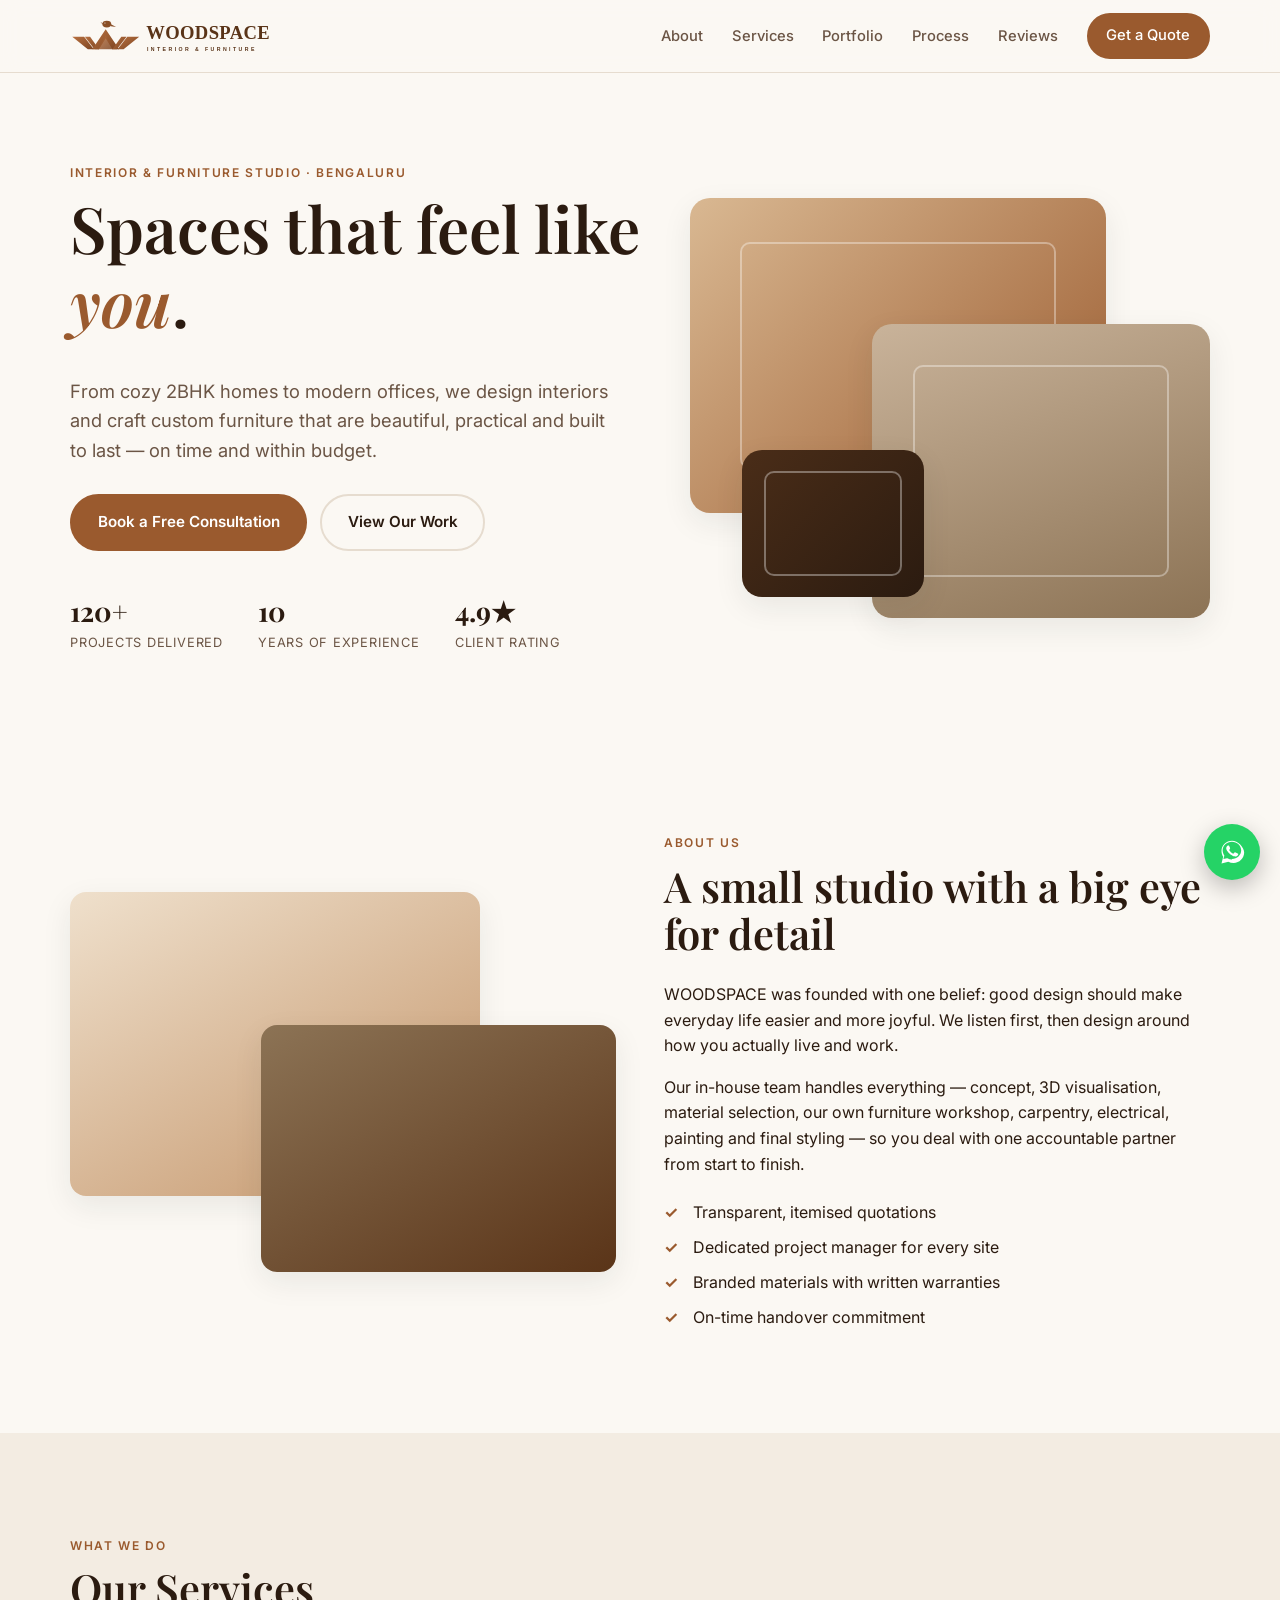
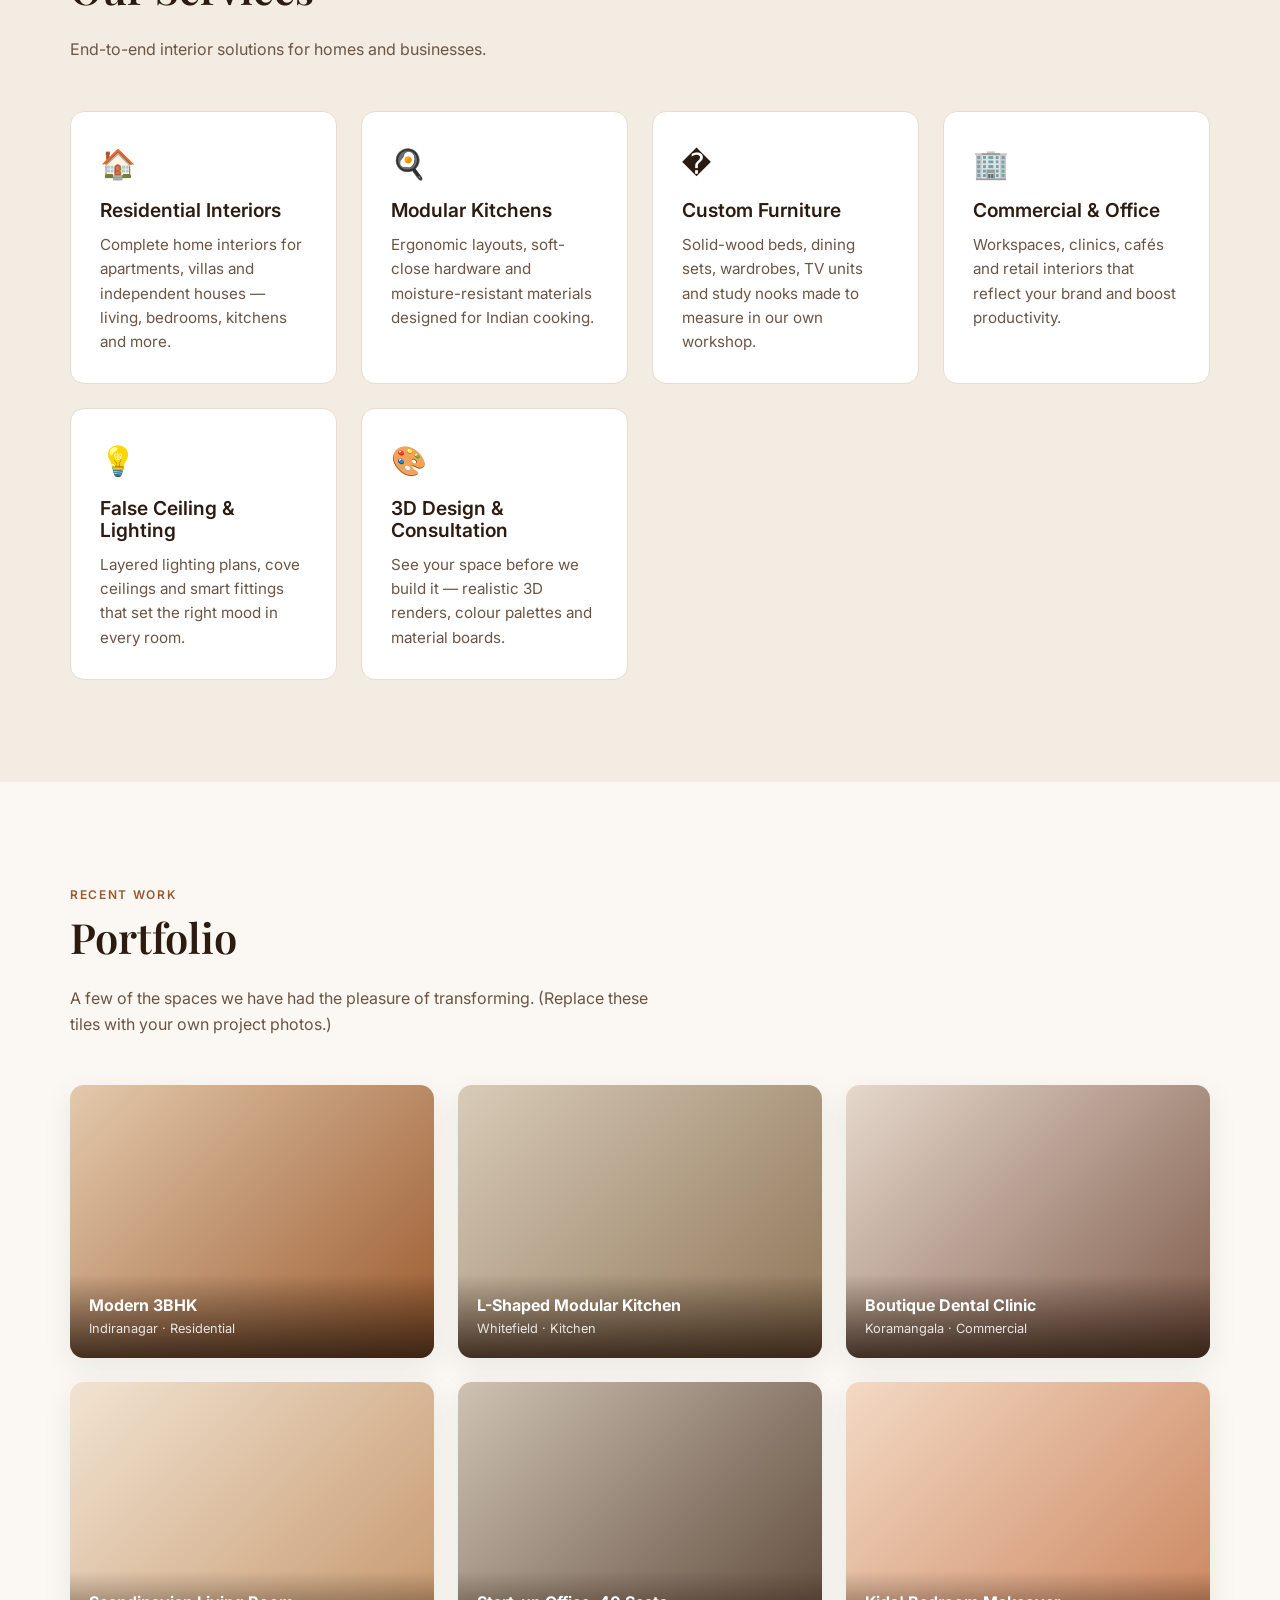
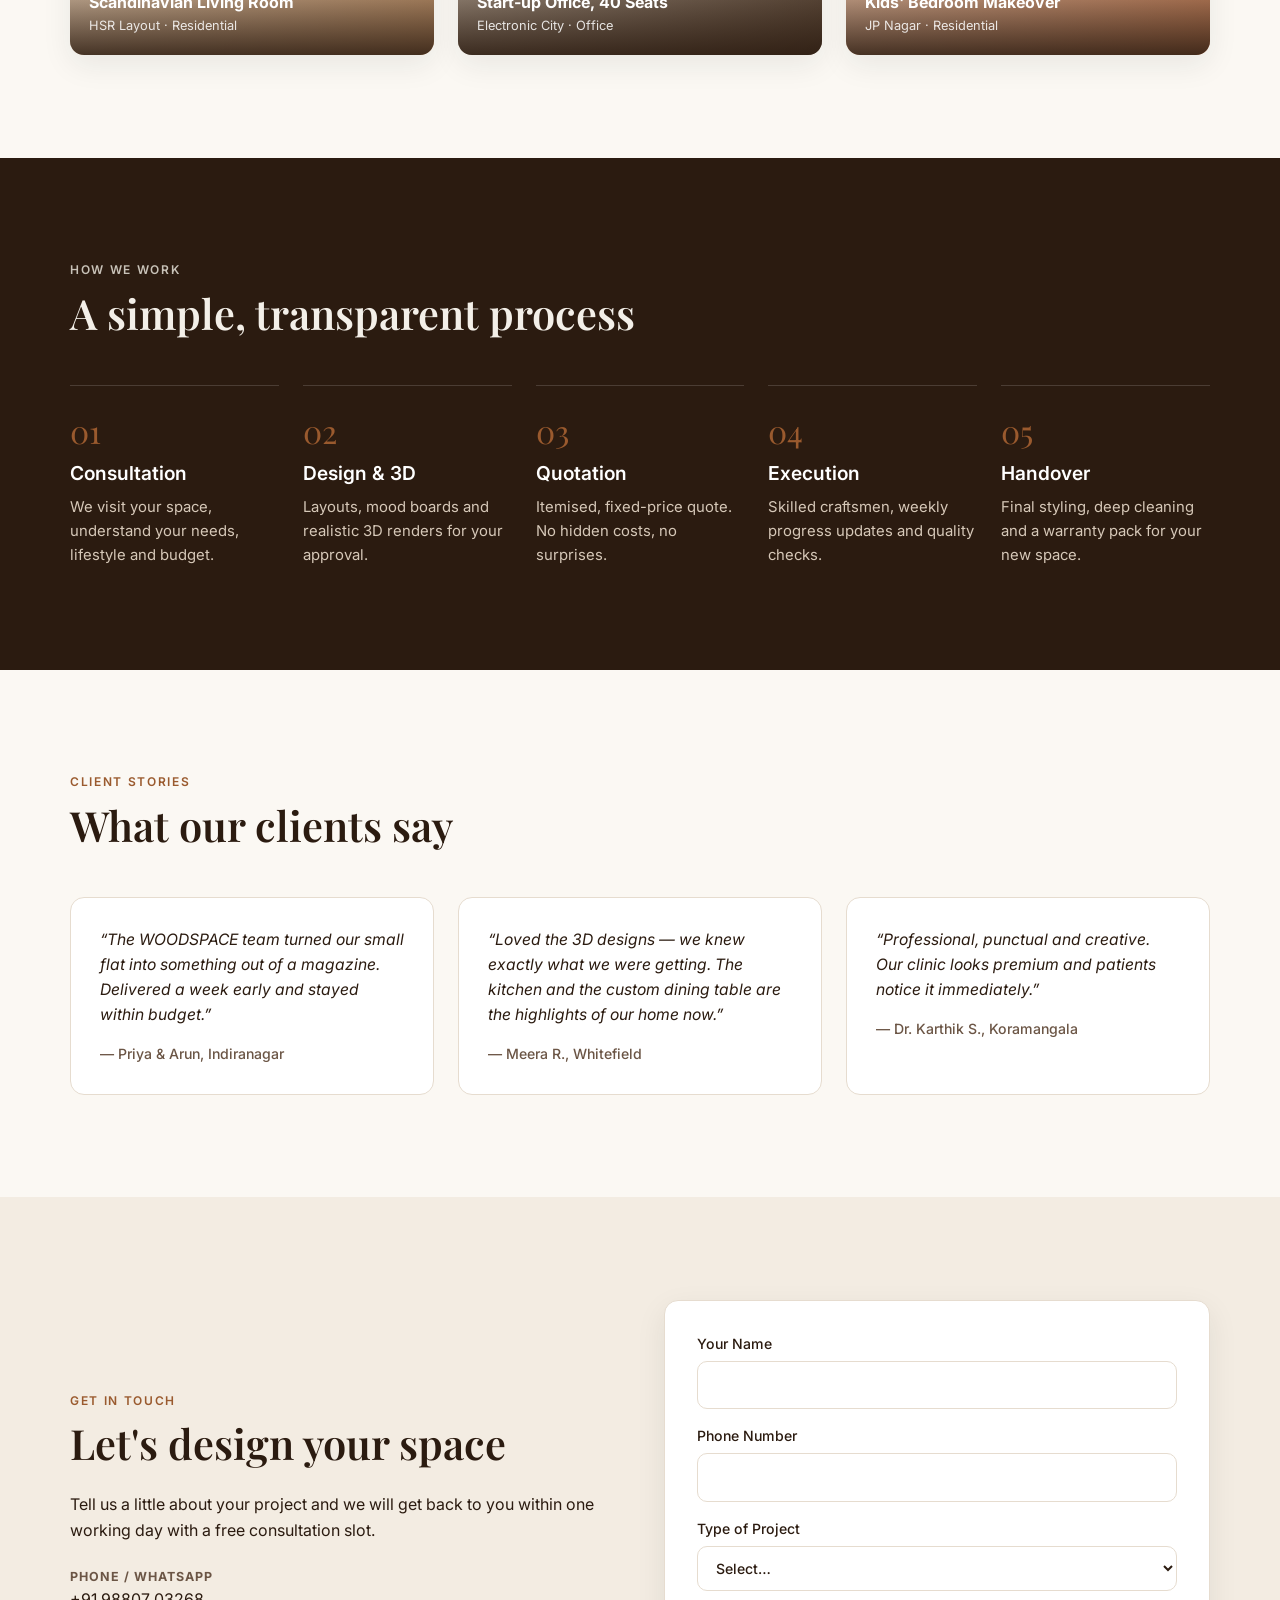
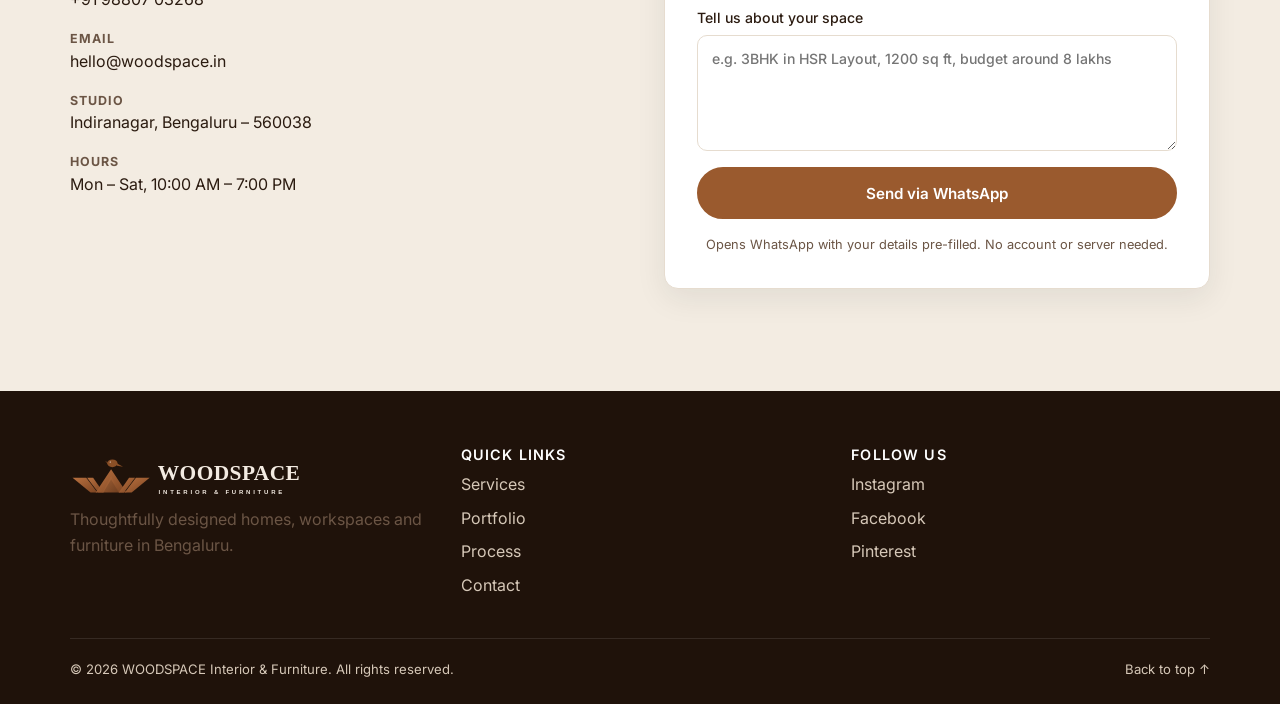
<file: index.html>
<!DOCTYPE html>
<html lang="en">
<head>
  <meta charset="UTF-8">
  <meta name="viewport" content="width=device-width, initial-scale=1.0">
  <title>WOODSPACE Interior &amp; Furniture | Interior Designers in Bengaluru</title>
  <meta name="description" content="WOODSPACE Interior & Furniture designs beautiful, functional homes and offices in Bengaluru. Residential and commercial interiors, modular kitchens and custom furniture. Book a free consultation.">
  <meta name="theme-color" content="#5a3418">
  <link rel="icon" href="favicon.svg" type="image/svg+xml">
  <link rel="canonical" href="https://ragcreations2.github.io/">

  <!-- Social preview -->
  <meta property="og:type" content="website">
  <meta property="og:title" content="WOODSPACE Interior & Furniture | Interior Designers in Bengaluru">
  <meta property="og:description" content="Thoughtfully designed homes, workspaces and custom furniture. View our portfolio and book a free consultation.">
  <meta property="og:url" content="https://ragcreations2.github.io/">
  <meta property="og:image" content="https://ragcreations2.github.io/logo.svg">

  <link rel="preconnect" href="https://fonts.googleapis.com">
  <link href="https://fonts.googleapis.com/css2?family=Playfair+Display:wght@500;600&family=Inter:wght@400;500;600&display=swap" rel="stylesheet">
  <link rel="stylesheet" href="styles.css">

  <!-- Tells Google this is a local business -->
  <script type="application/ld+json">
  {
    "@context": "https://schema.org",
    "@type": "InteriorDesigner",
    "name": "WOODSPACE Interior & Furniture",
    "url": "https://ragcreations2.github.io/",
    "logo": "https://ragcreations2.github.io/logo.svg",
    "telephone": "+91-98807-03268",
    "email": "hello@woodspace.in",
    "address": {
      "@type": "PostalAddress",
      "addressLocality": "Bengaluru",
      "addressRegion": "Karnataka",
      "addressCountry": "IN"
    },
    "areaServed": "Bengaluru",
    "priceRange": "₹₹"
  }
  </script>
</head>
<body>

  <header class="site-header" id="top">
    <nav class="nav container" aria-label="Main navigation">
      <a href="#top" class="brand">
        <img src="logo.svg" alt="WOODSPACE Interior & Furniture" class="brand-logo" width="220" height="55">
      </a>
      <button class="nav-toggle" aria-label="Open menu" aria-expanded="false" aria-controls="nav-links">
        <span></span><span></span><span></span>
      </button>
      <ul class="nav-links" id="nav-links">
        <li><a href="#about">About</a></li>
        <li><a href="#services">Services</a></li>
        <li><a href="#portfolio">Portfolio</a></li>
        <li><a href="#process">Process</a></li>
        <li><a href="#testimonials">Reviews</a></li>
        <li><a href="#contact" class="btn btn-small">Get a Quote</a></li>
      </ul>
    </nav>
  </header>

  <main>
    <!-- HERO -->
    <section class="hero">
      <div class="container hero-grid">
        <div class="hero-text">
          <p class="eyebrow">Interior &amp; Furniture Studio · Bengaluru</p>
          <h1>Spaces that feel like <span class="accent">you</span>.</h1>
          <p class="lead">From cozy 2BHK homes to modern offices, we design interiors and craft custom furniture that are beautiful, practical and built to last — on time and within budget.</p>
          <div class="hero-actions">
            <a href="#contact" class="btn">Book a Free Consultation</a>
            <a href="#portfolio" class="btn btn-ghost">View Our Work</a>
          </div>
          <ul class="stats">
            <li><strong>120+</strong><span>Projects Delivered</span></li>
            <li><strong>10</strong><span>Years of Experience</span></li>
            <li><strong>4.9★</strong><span>Client Rating</span></li>
          </ul>
        </div>
        <div class="hero-art" aria-hidden="true">
          <div class="room room-a"></div>
          <div class="room room-b"></div>
          <div class="room room-c"></div>
        </div>
      </div>
    </section>

    <!-- ABOUT -->
    <section id="about" class="section">
      <div class="container split">
        <div class="about-art" aria-hidden="true">
          <div class="frame frame-a"></div>
          <div class="frame frame-b"></div>
        </div>
        <div>
          <p class="eyebrow">About Us</p>
          <h2>A small studio with a big eye for detail</h2>
          <p>WOODSPACE was founded with one belief: good design should make everyday life easier and more joyful. We listen first, then design around how you actually live and work.</p>
          <p>Our in-house team handles everything — concept, 3D visualisation, material selection, our own furniture workshop, carpentry, electrical, painting and final styling — so you deal with one accountable partner from start to finish.</p>
          <ul class="checks">
            <li>Transparent, itemised quotations</li>
            <li>Dedicated project manager for every site</li>
            <li>Branded materials with written warranties</li>
            <li>On-time handover commitment</li>
          </ul>
        </div>
      </div>
    </section>

    <!-- SERVICES -->
    <section id="services" class="section section-alt">
      <div class="container">
        <div class="section-head">
          <p class="eyebrow">What We Do</p>
          <h2>Our Services</h2>
          <p>End-to-end interior solutions for homes and businesses.</p>
        </div>
        <div class="grid grid-3">
          <article class="card">
            <div class="icon">🏠</div>
            <h3>Residential Interiors</h3>
            <p>Complete home interiors for apartments, villas and independent houses — living, bedrooms, kitchens and more.</p>
          </article>
          <article class="card">
            <div class="icon">🍳</div>
            <h3>Modular Kitchens</h3>
            <p>Ergonomic layouts, soft-close hardware and moisture-resistant materials designed for Indian cooking.</p>
          </article>
          <article class="card">
            <div class="icon">�</div>
            <h3>Custom Furniture</h3>
            <p>Solid-wood beds, dining sets, wardrobes, TV units and study nooks made to measure in our own workshop.</p>
          </article>
          <article class="card">
            <div class="icon">🏢</div>
            <h3>Commercial &amp; Office</h3>
            <p>Workspaces, clinics, cafés and retail interiors that reflect your brand and boost productivity.</p>
          </article>
          <article class="card">
            <div class="icon">💡</div>
            <h3>False Ceiling &amp; Lighting</h3>
            <p>Layered lighting plans, cove ceilings and smart fittings that set the right mood in every room.</p>
          </article>
          <article class="card">
            <div class="icon">🎨</div>
            <h3>3D Design &amp; Consultation</h3>
            <p>See your space before we build it — realistic 3D renders, colour palettes and material boards.</p>
          </article>
        </div>
      </div>
    </section>

    <!-- PORTFOLIO -->
    <section id="portfolio" class="section">
      <div class="container">
        <div class="section-head">
          <p class="eyebrow">Recent Work</p>
          <h2>Portfolio</h2>
          <p>A few of the spaces we have had the pleasure of transforming. <span class="muted">(Replace these tiles with your own project photos.)</span></p>
        </div>
        <div class="grid grid-3 portfolio">
          <figure class="tile tile-1"><figcaption><strong>Modern 3BHK</strong><span>Indiranagar · Residential</span></figcaption></figure>
          <figure class="tile tile-2"><figcaption><strong>L-Shaped Modular Kitchen</strong><span>Whitefield · Kitchen</span></figcaption></figure>
          <figure class="tile tile-3"><figcaption><strong>Boutique Dental Clinic</strong><span>Koramangala · Commercial</span></figcaption></figure>
          <figure class="tile tile-4"><figcaption><strong>Scandinavian Living Room</strong><span>HSR Layout · Residential</span></figcaption></figure>
          <figure class="tile tile-5"><figcaption><strong>Start-up Office, 40 Seats</strong><span>Electronic City · Office</span></figcaption></figure>
          <figure class="tile tile-6"><figcaption><strong>Kids' Bedroom Makeover</strong><span>JP Nagar · Residential</span></figcaption></figure>
        </div>
      </div>
    </section>

    <!-- PROCESS -->
    <section id="process" class="section section-dark">
      <div class="container">
        <div class="section-head">
          <p class="eyebrow">How We Work</p>
          <h2>A simple, transparent process</h2>
        </div>
        <ol class="steps">
          <li><span class="num">01</span><h3>Consultation</h3><p>We visit your space, understand your needs, lifestyle and budget.</p></li>
          <li><span class="num">02</span><h3>Design &amp; 3D</h3><p>Layouts, mood boards and realistic 3D renders for your approval.</p></li>
          <li><span class="num">03</span><h3>Quotation</h3><p>Itemised, fixed-price quote. No hidden costs, no surprises.</p></li>
          <li><span class="num">04</span><h3>Execution</h3><p>Skilled craftsmen, weekly progress updates and quality checks.</p></li>
          <li><span class="num">05</span><h3>Handover</h3><p>Final styling, deep cleaning and a warranty pack for your new space.</p></li>
        </ol>
      </div>
    </section>

    <!-- TESTIMONIALS -->
    <section id="testimonials" class="section">
      <div class="container">
        <div class="section-head">
          <p class="eyebrow">Client Stories</p>
          <h2>What our clients say</h2>
        </div>
        <div class="grid grid-3">
          <blockquote class="quote">
            <p>“The WOODSPACE team turned our small flat into something out of a magazine. Delivered a week early and stayed within budget.”</p>
            <footer>— Priya &amp; Arun, Indiranagar</footer>
          </blockquote>
          <blockquote class="quote">
            <p>“Loved the 3D designs — we knew exactly what we were getting. The kitchen and the custom dining table are the highlights of our home now.”</p>
            <footer>— Meera R., Whitefield</footer>
          </blockquote>
          <blockquote class="quote">
            <p>“Professional, punctual and creative. Our clinic looks premium and patients notice it immediately.”</p>
            <footer>— Dr. Karthik S., Koramangala</footer>
          </blockquote>
        </div>
      </div>
    </section>

    <!-- CONTACT -->
    <section id="contact" class="section section-alt">
      <div class="container split">
        <div>
          <p class="eyebrow">Get in Touch</p>
          <h2>Let's design your space</h2>
          <p>Tell us a little about your project and we will get back to you within one working day with a free consultation slot.</p>
          <ul class="contact-list">
            <li><strong>Phone / WhatsApp</strong><a href="tel:+919880703268">+91 98807 03268</a></li>
            <li><strong>Email</strong><a href="mailto:hello@woodspace.in">hello@woodspace.in</a></li>
            <li><strong>Studio</strong><span>Indiranagar, Bengaluru – 560038</span></li>
            <li><strong>Hours</strong><span>Mon – Sat, 10:00 AM – 7:00 PM</span></li>
          </ul>
        </div>
        <form class="form" id="enquiry-form" novalidate>
          <label>Your Name<input type="text" name="name" required autocomplete="name"></label>
          <label>Phone Number<input type="tel" name="phone" required autocomplete="tel"></label>
          <label>Type of Project
            <select name="type" required>
              <option value="">Select…</option>
              <option>Full Home Interiors</option>
              <option>Modular Kitchen</option>
              <option>Wardrobes / Storage</option>
              <option>Office / Commercial</option>
              <option>Other</option>
            </select>
          </label>
          <label>Tell us about your space<textarea name="message" rows="4" placeholder="e.g. 3BHK in HSR Layout, 1200 sq ft, budget around 8 lakhs"></textarea></label>
          <button type="submit" class="btn btn-full">Send via WhatsApp</button>
          <p class="form-note">Opens WhatsApp with your details pre-filled. No account or server needed.</p>
          <p class="form-error" role="alert" hidden>Please fill in your name, phone and project type.</p>
        </form>
      </div>
    </section>
  </main>

  <footer class="site-footer">
    <div class="container footer-grid">
      <div>
        <a href="#top" class="brand"><img src="logo-light.svg" alt="WOODSPACE Interior & Furniture" class="brand-logo" width="180" height="56"></a>
        <p class="muted">Thoughtfully designed homes, workspaces and furniture in Bengaluru.</p>
      </div>
      <div>
        <h4>Quick Links</h4>
        <ul>
          <li><a href="#services">Services</a></li>
          <li><a href="#portfolio">Portfolio</a></li>
          <li><a href="#process">Process</a></li>
          <li><a href="#contact">Contact</a></li>
        </ul>
      </div>
      <div>
        <h4>Follow Us</h4>
        <ul>
          <li><a href="https://instagram.com/" rel="noopener" target="_blank">Instagram</a></li>
          <li><a href="https://facebook.com/" rel="noopener" target="_blank">Facebook</a></li>
          <li><a href="https://pinterest.com/" rel="noopener" target="_blank">Pinterest</a></li>
        </ul>
      </div>
    </div>
    <div class="container copyright">
      <span>© <span id="year"></span> WOODSPACE Interior &amp; Furniture. All rights reserved.</span>
      <a href="#top">Back to top ↑</a>
    </div>
  </footer>

  <a class="whatsapp-fab" href="https://wa.me/919880703268?text=Hi%20WOODSPACE%2C%20I%27d%20like%20to%20discuss%20an%20interior%20project." target="_blank" rel="noopener" aria-label="Chat on WhatsApp">
    <svg viewBox="0 0 32 32" width="28" height="28" aria-hidden="true"><path fill="currentColor" d="M16 3C9.4 3 4 8.3 4 14.9c0 2.3.7 4.6 1.9 6.5L4 29l7.8-1.9c1.8 1 3.9 1.5 6 1.5h.1c6.6 0 12-5.3 12-11.9S22.6 3 16 3zm0 21.7c-1.9 0-3.7-.5-5.3-1.5l-.4-.2-4.1 1 1.1-3.9-.3-.4c-1.1-1.7-1.7-3.6-1.7-5.6 0-5.5 4.7-9.9 10.6-9.9s10.6 4.4 10.6 9.9-4.7 9.9-10.5 9.9zm5.8-7.4c-.3-.2-1.9-.9-2.2-1-.3-.1-.5-.2-.7.2-.2.3-.8 1-1 1.2-.2.2-.4.2-.7.1-.3-.2-1.3-.5-2.5-1.6-.9-.8-1.6-1.9-1.8-2.2-.2-.3 0-.5.1-.7l.5-.6c.2-.2.2-.4.3-.6.1-.2 0-.4 0-.6l-1-2.3c-.3-.6-.5-.5-.7-.5h-.6c-.2 0-.6.1-.9.4-.3.3-1.2 1.1-1.2 2.7s1.2 3.2 1.4 3.4c.2.2 2.4 3.6 5.8 5 2.9 1.1 3.5.9 4.1.8.6-.1 1.9-.8 2.2-1.5.3-.7.3-1.4.2-1.5-.1-.2-.3-.3-.6-.4z"/></svg>
  </a>

  <script src="script.js" defer></script>
</body>
</html>
</file>
<file: styles.css>
:root {
  --bg: #fbf8f3;
  --bg-alt: #f3ece2;
  --ink: #2b1b10;
  --ink-soft: #6b5545;
  --accent: #9a5a2e;
  --accent-dark: #7d4522;
  --sage: #8c7355;
  --card: #ffffff;
  --line: #e6dccf;
  --radius: 14px;
  --shadow: 0 10px 30px rgba(31, 42, 36, 0.08);
  --font-head: "Playfair Display", Georgia, serif;
  --font-body: "Inter", system-ui, -apple-system, "Segoe UI", sans-serif;
}

* { box-sizing: border-box; }
html { scroll-behavior: smooth; }
body {
  margin: 0;
  font-family: var(--font-body);
  color: var(--ink);
  background: var(--bg);
  line-height: 1.6;
  -webkit-font-smoothing: antialiased;
}
img { max-width: 100%; display: block; }
a { color: inherit; text-decoration: none; }
h1, h2, h3, h4 { font-family: var(--font-head); font-weight: 600; line-height: 1.15; margin: 0 0 0.6em; }
h1 { font-size: clamp(2.4rem, 5vw, 4rem); }
h2 { font-size: clamp(1.8rem, 3.5vw, 2.6rem); }
h3 { font-size: 1.2rem; font-family: var(--font-body); font-weight: 600; }
p { margin: 0 0 1em; }
.muted { color: var(--ink-soft); }
.accent { color: var(--accent); font-style: italic; }
.eyebrow {
  text-transform: uppercase; letter-spacing: 0.14em; font-size: 0.75rem;
  font-weight: 600; color: var(--accent); margin-bottom: 0.8em;
}
.lead { font-size: 1.15rem; color: var(--ink-soft); max-width: 46ch; }
.container { width: min(1140px, 92%); margin: 0 auto; }
.section { padding: clamp(3.5rem, 8vw, 6.5rem) 0; }
.section-alt { background: var(--bg-alt); }
.section-dark { background: var(--ink); color: #f3efe8; }
.section-dark .eyebrow { color: var(--accent); }
.section-head { max-width: 60ch; margin-bottom: 3rem; }
.section-head p:last-child { color: var(--ink-soft); }
.section-dark .section-head p { color: #c8c2b8; }
.split { display: grid; gap: 3rem; align-items: center; grid-template-columns: 1fr; }
.grid { display: grid; gap: 1.5rem; }
.grid-3 { grid-template-columns: repeat(auto-fit, minmax(260px, 1fr)); }

/* Buttons */
.btn {
  display: inline-block; padding: 0.9rem 1.6rem; border-radius: 999px;
  background: var(--accent); color: #fff; font-weight: 600; font-size: 0.95rem;
  border: 2px solid var(--accent); cursor: pointer; transition: all .2s ease;
  font-family: var(--font-body);
}
.btn:hover { background: var(--accent-dark); border-color: var(--accent-dark); transform: translateY(-1px); }
.btn-ghost { background: transparent; color: var(--ink); border-color: var(--line); }
.btn-ghost:hover { background: #fff; color: var(--ink); border-color: var(--ink); }
.btn-small { padding: 0.55rem 1.1rem; font-size: 0.85rem; }
.btn-full { width: 100%; }

/* Header */
.site-header {
  position: sticky; top: 0; z-index: 50;
  background: rgba(251, 248, 243, 0.92); backdrop-filter: blur(10px);
  border-bottom: 1px solid var(--line);
}
.nav { display: flex; align-items: center; justify-content: space-between; height: 72px; }
.brand { display: flex; align-items: center; gap: 0.6rem; font-family: var(--font-head); font-size: 1.25rem; }
.brand-logo { height: 52px; width: auto; display: block; }
.brand em { color: var(--accent); font-style: italic; }
.brand-mark {
  width: 36px; height: 36px; border-radius: 10px; display: grid; place-items: center;
  background: var(--ink); color: #fff; font-family: var(--font-body); font-size: 0.8rem; font-weight: 700;
}
.nav-links { display: flex; gap: 1.8rem; list-style: none; margin: 0; padding: 0; align-items: center; }
.nav-links a { font-size: 0.92rem; font-weight: 500; color: var(--ink-soft); }
.nav-links a:hover { color: var(--ink); }
.nav-links a.btn { color: #fff; }
.nav-toggle { display: none; background: none; border: 0; cursor: pointer; padding: 6px; }
.nav-toggle span { display: block; width: 24px; height: 2px; background: var(--ink); margin: 5px 0; transition: .2s; }

/* Hero */
.hero { padding: clamp(3rem, 7vw, 6rem) 0 clamp(3rem, 6vw, 5rem); overflow: hidden; }
.hero-grid { display: grid; gap: 3rem; grid-template-columns: 1fr; align-items: center; }
.hero-actions { display: flex; gap: 0.8rem; flex-wrap: wrap; margin: 1.8rem 0 2.4rem; }
.stats { display: flex; gap: 2.2rem; list-style: none; padding: 0; margin: 0; flex-wrap: wrap; }
.stats li { display: flex; flex-direction: column; }
.stats strong { font-family: var(--font-head); font-size: 1.7rem; color: var(--ink); }
.stats span { font-size: 0.8rem; color: var(--ink-soft); text-transform: uppercase; letter-spacing: 0.06em; }

/* Decorative "room" artwork – replace with real photos */
.hero-art { position: relative; height: 420px; }
.room { position: absolute; border-radius: 20px; box-shadow: var(--shadow); }
.room-a { inset: 0 20% 25% 0; background: linear-gradient(135deg, #d9b892, #9a5a2e); }
.room-b { inset: 30% 0 0 35%; background: linear-gradient(160deg, #c9b39a, #8c7355); }
.room-c { inset: 60% 55% 5% 10%; background: linear-gradient(135deg, #4a2d18, #2b1b10); }
.room::after {
  content: ""; position: absolute; inset: 14% 12%;
  border: 2px solid rgba(255,255,255,0.35); border-radius: 10px;
}
.about-art { position: relative; height: 380px; }
.frame { position: absolute; border-radius: 16px; box-shadow: var(--shadow); }
.frame-a { inset: 0 25% 20% 0; background: linear-gradient(150deg, #efe0cc, #c4956a); }
.frame-b { inset: 35% 0 0 35%; background: linear-gradient(150deg, #8c7355, #5a3418); }

/* Lists */
.checks { list-style: none; padding: 0; margin: 1.4rem 0 0; display: grid; gap: 0.6rem; }
.checks li { padding-left: 1.8rem; position: relative; }
.checks li::before {
  content: "✓"; position: absolute; left: 0; top: 0; color: var(--accent); font-weight: 700;
}

/* Cards */
.card {
  background: var(--card); border: 1px solid var(--line); border-radius: var(--radius);
  padding: 1.8rem; transition: transform .2s ease, box-shadow .2s ease;
}
.card:hover { transform: translateY(-4px); box-shadow: var(--shadow); }
.card .icon { font-size: 1.8rem; margin-bottom: 0.8rem; }
.card p { color: var(--ink-soft); margin: 0; font-size: 0.95rem; }

/* Portfolio tiles */
.tile {
  margin: 0; position: relative; aspect-ratio: 4 / 3; border-radius: var(--radius);
  overflow: hidden; display: flex; align-items: flex-end; box-shadow: var(--shadow);
  background-size: cover; background-position: center;
}
.tile figcaption {
  width: 100%; padding: 1.2rem; color: #fff; display: flex; flex-direction: column;
  background: linear-gradient(to top, rgba(43,27,16,.85), transparent);
}
.tile figcaption span { font-size: 0.8rem; opacity: 0.85; }
.tile-1 { background-image: linear-gradient(135deg, #e3c9ac, #9a5a2e); }
.tile-2 { background-image: linear-gradient(135deg, #d8cbb8, #8c7355); }
.tile-3 { background-image: linear-gradient(135deg, #e6d8cc, #7d5a4a); }
.tile-4 { background-image: linear-gradient(135deg, #f1e3d1, #c4956a); }
.tile-5 { background-image: linear-gradient(135deg, #cfc2b3, #5a4636); }
.tile-6 { background-image: linear-gradient(135deg, #f3d9c4, #c9825a); }

/* Process */
.steps {
  list-style: none; padding: 0; margin: 0; display: grid; gap: 1.5rem;
  grid-template-columns: repeat(auto-fit, minmax(200px, 1fr));
}
.steps li { border-top: 1px solid rgba(255,255,255,0.15); padding-top: 1.2rem; }
.steps .num { font-family: var(--font-head); font-size: 2rem; color: var(--accent); display: block; margin-bottom: 0.4rem; }
.steps h3 { color: #fff; }
.steps p { color: #d6c8b8; font-size: 0.93rem; margin: 0; }

/* Testimonials */
.quote {
  margin: 0; background: var(--card); border: 1px solid var(--line);
  border-radius: var(--radius); padding: 1.8rem; font-size: 0.98rem;
}
.quote p { font-style: italic; }
.quote footer { color: var(--ink-soft); font-size: 0.88rem; font-weight: 500; }

/* Contact */
.contact-list { list-style: none; padding: 0; margin: 1.5rem 0 0; display: grid; gap: 1rem; }
.contact-list li { display: flex; flex-direction: column; }
.contact-list strong { font-size: 0.78rem; text-transform: uppercase; letter-spacing: 0.08em; color: var(--ink-soft); }
.contact-list a:hover { color: var(--accent); }
.form {
  background: var(--card); border: 1px solid var(--line); border-radius: var(--radius);
  padding: 2rem; display: grid; gap: 1rem; box-shadow: var(--shadow);
}
.form label { display: grid; gap: 0.35rem; font-size: 0.88rem; font-weight: 500; }
.form input, .form select, .form textarea {
  font: inherit; padding: 0.75rem 0.9rem; border: 1px solid var(--line); border-radius: 10px;
  background: #fff; color: var(--ink);
}
.form input:focus, .form select:focus, .form textarea:focus { outline: 2px solid var(--accent); border-color: transparent; }
.form-note { font-size: 0.8rem; color: var(--ink-soft); margin: 0; text-align: center; }
.form-error { color: #b23a3a; font-size: 0.85rem; margin: 0; text-align: center; }

/* Footer */
.site-footer { background: #1f120a; color: #d6c8b8; padding: 3.5rem 0 1.5rem; }
.site-footer .brand { color: #fff; }
.site-footer .brand-logo { height: 60px; }
.footer-grid { display: grid; gap: 2rem; grid-template-columns: repeat(auto-fit, minmax(200px, 1fr)); }
.site-footer h4 { color: #fff; font-family: var(--font-body); font-size: 0.9rem; text-transform: uppercase; letter-spacing: 0.08em; }
.site-footer ul { list-style: none; padding: 0; margin: 0; display: grid; gap: 0.5rem; }
.site-footer a:hover { color: var(--accent); }
.copyright {
  display: flex; justify-content: space-between; flex-wrap: wrap; gap: 0.5rem;
  border-top: 1px solid rgba(255,255,255,0.1); margin-top: 2.5rem; padding-top: 1.2rem; font-size: 0.82rem;
}

/* WhatsApp floating button */
.whatsapp-fab {
  position: fixed; right: 20px; bottom: 20px; z-index: 60;
  width: 56px; height: 56px; border-radius: 50%; display: grid; place-items: center;
  background: #25d366; color: #fff; box-shadow: 0 8px 24px rgba(0,0,0,0.25);
  transition: transform .2s;
}
.whatsapp-fab:hover { transform: scale(1.08); }

/* Responsive */
@media (min-width: 860px) {
  .hero-grid { grid-template-columns: 1.1fr 1fr; }
  .split { grid-template-columns: 1fr 1fr; }
  .portfolio { grid-template-columns: repeat(3, 1fr); }
}
@media (max-width: 859px) {
  .nav-toggle { display: block; }
  .nav-links {
    position: absolute; top: 72px; left: 0; right: 0;
    flex-direction: column; align-items: flex-start; gap: 0;
    background: var(--bg); border-bottom: 1px solid var(--line);
    max-height: 0; overflow: hidden; transition: max-height .3s ease;
  }
  .nav-links.open { max-height: 420px; }
  .nav-links li { width: 100%; }
  .nav-links a { display: block; padding: 0.9rem 4%; }
  .nav-links a.btn { margin: 0.6rem 4% 1rem; display: inline-block; }
  .hero-art { height: 300px; }
  .about-art { order: 2; height: 280px; }
  .brand-logo { height: 44px; }
}
</file>
